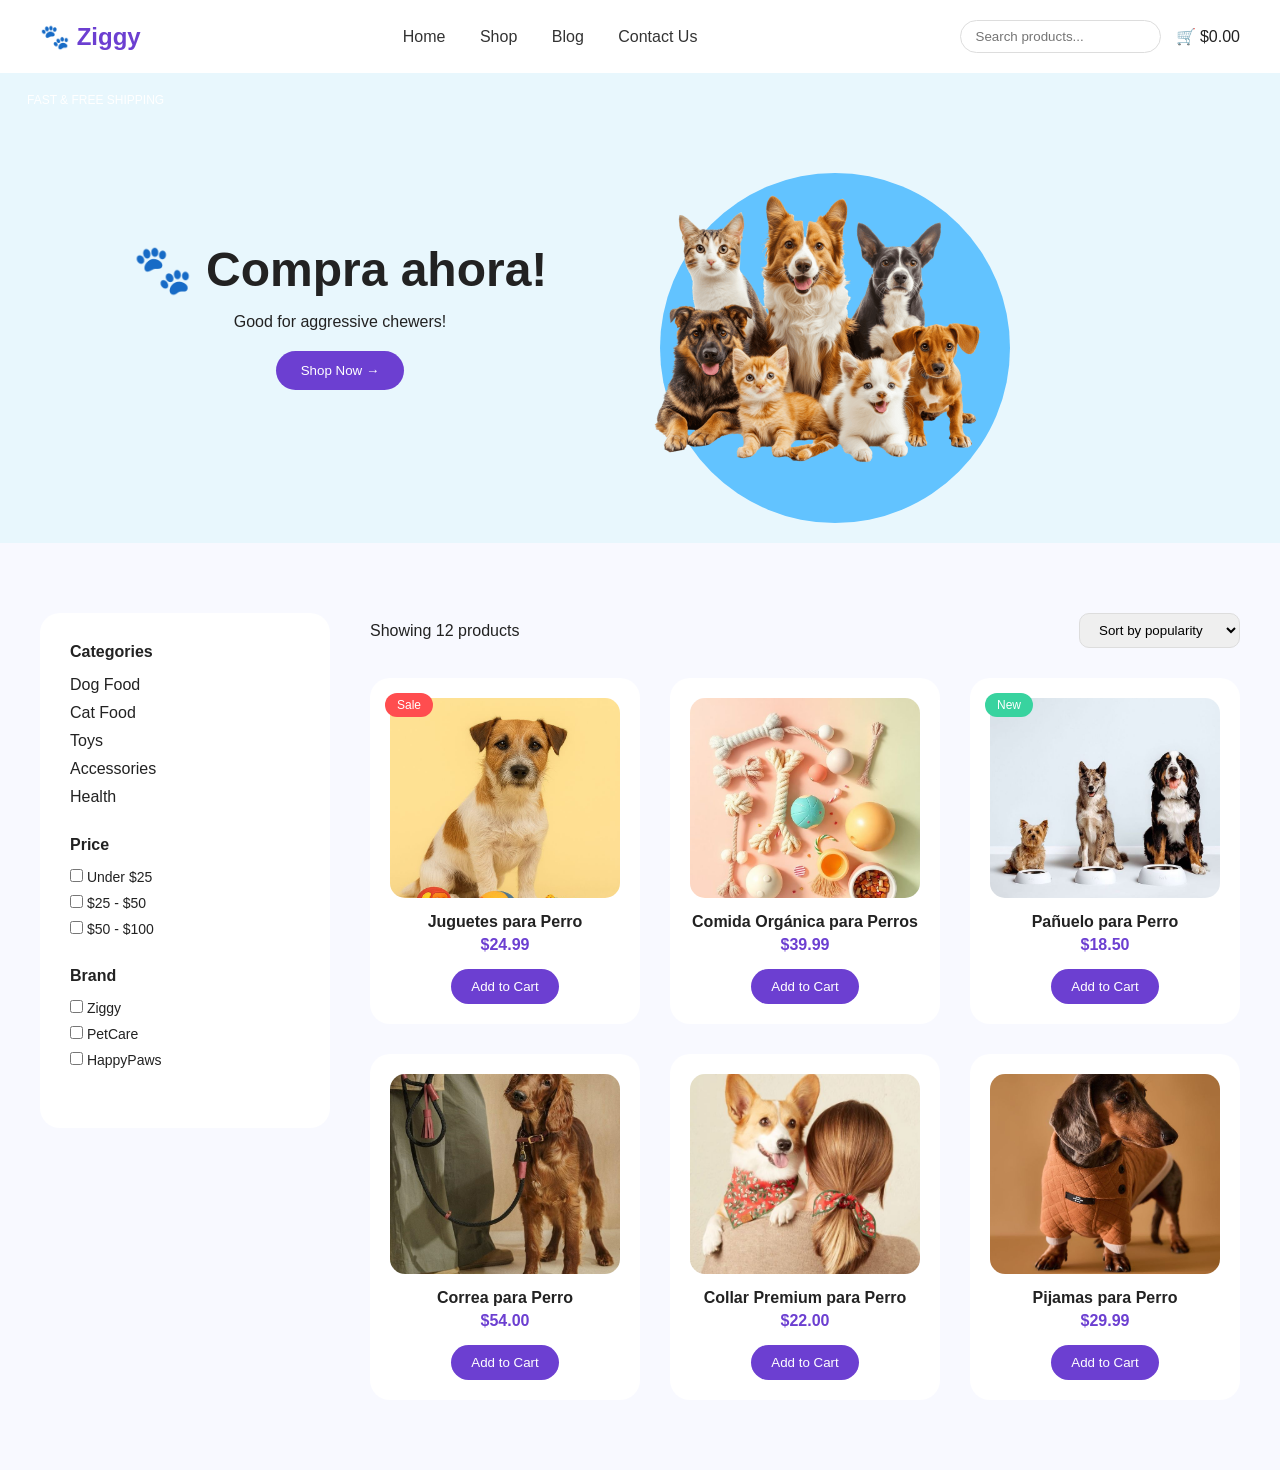
<file: public/shop.html>
<!DOCTYPE html>
<html lang="en">
<head>
  <meta charset="UTF-8">
  <meta name="viewport" content="width=device-width, initial-scale=1.0">
  <title>Shop | Ziggy</title>
  <link rel="stylesheet" href="styles.css">
</head>
<body>

<!-- SHOP HERO -->
<header class="navbar">
  <div class="logo">🐾 Ziggy</div>

  <nav>
    <a href="index.html">Home</a>
    <a href="shop.html">Shop</a>
    <a href="blog.html">Blog</a>
    <a href="#">Contact Us</a>
  </nav>

  <div class="actions">
    <input type="text" placeholder="Search products...">
    <span>🛒 $0.00</span>
  </div>
</header>

<!-- HERO -->
<section class="hero">
  <div class="hero-text">
    <span class="badge">FAST & FREE SHIPPING</span>
    <h1>🐾 Compra ahora!</h1>
    <p>Good for aggressive chewers!</p>
    <button>Shop Now →</button>
  </div>

  <div class="hero-img">
    <img src="images/cute-pets-together-in-a-joyful-gathering-at-home-png.png" alt="Dog">
    <div class="circle"></div>
  </div>
</section>


<!-- SHOP LAYOUT -->
<section class="shop-container">

  <!-- FILTERS -->
  <aside class="shop-filters">
    <div class="filter-box">
      <h4>Categories</h4>
      <ul>
        <li>Dog Food</li>
        <li>Cat Food</li>
        <li>Toys</li>
        <li>Accessories</li>
        <li>Health</li>
      </ul>
    </div>

    <div class="filter-box">
      <h4>Price</h4>
      <label><input type="checkbox"> Under $25</label>
      <label><input type="checkbox"> $25 - $50</label>
      <label><input type="checkbox"> $50 - $100</label>
    </div>

    <div class="filter-box">
      <h4>Brand</h4>
      <label><input type="checkbox"> Ziggy</label>
      <label><input type="checkbox"> PetCare</label>
      <label><input type="checkbox"> HappyPaws</label>
    </div>
  </aside>

  <!-- PRODUCTS -->
  <div class="shop-products">

    <div class="shop-toolbar">
      <span>Showing 12 products</span>
      <select>
        <option>Sort by popularity</option>
        <option>Price: Low to High</option>
        <option>Price: High to Low</option>
        <option>Newest</option>
      </select>
    </div>

    <div class="product-grid">

      <div class="shop-card">
        <span class="badge sale">Sale</span>
        <img src="images/descarga (9).jpg">
        <h4>Juguetes para Perro</h4>
        <p class="price">$24.99</p>
        <button>Add to Cart</button>
      </div>

      <div class="shop-card">
        <img src="images/Pastel Playtime Flat Lay_ Viral Pet Toy Aesthetic.jpg">
        <h4>Comida Orgánica para Perros</h4>
        <p class="price">$39.99</p>
        <button>Add to Cart</button>
      </div>

      <div class="shop-card">
        <span class="badge new">New</span>
        <img src="images/descarga (10).jpg">
        <h4>Pañuelo para Perro</h4>
        <p class="price">$18.50</p>
        <button>Add to Cart</button>
      </div>

      <div class="shop-card">
        <img src="images/Dog Leash Pony Makarony _ Pets Accessories Products.jpg">
        <h4>Correa para Perro</h4>
        <p class="price">$54.00</p>
        <button>Add to Cart</button>
      </div>

      <div class="shop-card">
        <img src="images/The Foggy Dog - Your Best Friend Deserves the Best.jpg">
        <h4>Collar Premium para Perro</h4>
        <p class="price">$22.00</p>
        <button>Add to Cart</button>
      </div>

      <div class="shop-card">
        <img src="images/NEW ARRIVALS.jpg">
        <h4>Pijamas para Perro</h4>
        <p class="price">$29.99</p>
        <button>Add to Cart</button>
      </div>

    </div>

  </div>

</section>

</body>
</html>
</file>
<file: public/styles.css>
* {
  margin: 0;
  padding: 0;
  box-sizing: border-box;
  font-family: 'Poppins', sans-serif;
}

body {
  background: #f8f9ff;
  color: #222;
}

/* TOP BAR */
.top-bar {
  background: #6c3fd1;
  color: white;
  padding: 8px 40px;
  display: flex;
  justify-content: space-between;
  font-size: 13px;
}

.top-bar .promo {
  background: #ffb703;
  color: #222;
  padding: 3px 10px;
  border-radius: 20px;
}

/* NAVBAR */
.navbar {
  background: white;
  padding: 20px 40px;
  display: flex;
  align-items: center;
  justify-content: space-between;
}

.logo {
  font-size: 24px;
  font-weight: 700;
  color: #6c3fd1;
}

.navbar nav a {
  margin: 0 15px;
  text-decoration: none;
  color: #333;
}

.actions {
  display: flex;
  align-items: center;
  gap: 15px;
}

.actions input {
  padding: 8px 15px;
  border-radius: 20px;
  border: 1px solid #ddd;
}

/* HERO */
.hero {
  display: flex;
  align-items: center;
  padding: 60px 40px;
  background: #e8f7fd;
  position: relative;
  overflow: hidden;
}

.hero-text {
  width: 50%;
  animation: fadeLeft 1s ease;
  display: flex;
  flex-direction: column;
  align-items: center;
  justify-content: center;
  text-align: center;
}

.badge {
  color: #ff6f00;
  font-size: 14px;
}

.hero h1 {
  font-size: 48px;
  margin: 15px 0;
}

.hero h1 span {
  color: #6c3fd1;
}

.hero button {
  background: #6c3fd1;
  color: white;
  border: none;
  padding: 12px 25px;
  border-radius: 30px;
  cursor: pointer;
  margin-top: 20px;
}

.hero-img {
  width: 50%;
  position: relative;
}

.hero-img img {
  width: 350px;
  position: relative;
  z-index: 2;
  animation: float 3s infinite;
}

.circle {
  width: 350px;
  height: 350px;
  background: #62c3ff;
  border-radius: 50%;
  position: absolute;
  bottom: -40px;
  left: 20px;
}

/* PRODUCTS */
.best-selling,
.collection {
  padding: 70px 40px;
}

.products {
  display: flex;
  gap: 30px;
  margin-top: 40px;
}

.product-card {
  background: white;
  padding: 20px;
  border-radius: 15px;
  width: 220px;
  transition: transform 0.3s, box-shadow 0.3s;
}

.product-card:hover {
  transform: translateY(-10px);
  box-shadow: 0 20px 40px rgba(0,0,0,0.1);
}

.product-card img {
  width: 100%;
  border-radius: 12px;
}

/* PROMO GRID */
.promo-grid {
  padding: 60px 40px;
  display: grid;
  grid-template-columns: repeat(3, 1fr);
  gap: 25px;
}

.promo-card {
  padding: 40px;
  border-radius: 20px;
  color: white;
  transition: transform 0.3s;
}

.promo-card:hover {
  transform: scale(1.05);
}

.blue { background: #56c1ff; }
.green { background: #38d39f; }
.yellow { background: #f5b82e; }
.orange { background: #ff7a18; }
.purple { background: #7b4eff; grid-column: span 2; }

/* ANIMATIONS */
@keyframes fadeLeft {
  from { opacity: 0; transform: translateX(-50px); }
  to { opacity: 1; transform: translateX(0); }
}

@keyframes float {
  0%, 100% { transform: translateY(0); }
  50% { transform: translateY(-15px); }
}

/* ================= BLOG ================= */

.blog-hero {
  background: linear-gradient(135deg, #6c3fd1, #8b5cf6);
  color: white;
  text-align: center;
  padding: 80px 20px;
}

.blog-hero h1 {
  font-size: 42px;
  margin-bottom: 10px;
}

.blog-container {
  display: grid;
  grid-template-columns: 3fr 1fr;
  gap: 40px;
  padding: 70px 40px;
}

/* BLOG CARDS */
.blog-posts {
  display: flex;
  flex-direction: column;
  gap: 30px;
}

.blog-card {
  background: white;
  border-radius: 20px;
  overflow: hidden;
  display: flex;
  transition: transform 0.3s, box-shadow 0.3s;
}

.blog-card:hover {
  transform: translateY(-6px);
  box-shadow: 0 20px 40px rgba(0,0,0,0.1);
}

.blog-card img {
  width: 260px;
  object-fit: cover;
}

.blog-content {
  padding: 25px;
}

.blog-tag {
  background: #e8f7fd;
  color: #6c3fd1;
  padding: 5px 12px;
  border-radius: 20px;
  font-size: 12px;
}

.blog-content h3 {
  margin: 15px 0;
  font-size: 22px;
}

.blog-content p {
  color: #555;
  margin-bottom: 15px;
}

.blog-content a {
  color: #6c3fd1;
  text-decoration: none;
  font-weight: 600;
}

/* SIDEBAR */
.blog-sidebar {
  display: flex;
  flex-direction: column;
  gap: 25px;
}

.sidebar-box {
  background: white;
  padding: 25px;
  border-radius: 20px;
}

.sidebar-box h4 {
  margin-bottom: 15px;
}

.sidebar-box input {
  width: 100%;
  padding: 10px;
  border-radius: 10px;
  border: 1px solid #ddd;
}

.sidebar-box ul {
  list-style: none;
}

.sidebar-box ul li {
  margin-bottom: 10px;
  cursor: pointer;
  transition: color 0.3s;
}

.sidebar-box ul li:hover {
  color: #6c3fd1;
}

/* RESPONSIVE */
@media (max-width: 900px) {
  .blog-container {
    grid-template-columns: 1fr;
  }

  .blog-card {
    flex-direction: column;
  }

  .blog-card img {
    width: 100%;
    height: 220px;
  }
}

/* ================= SHOP ================= */

.shop-hero {
  background: linear-gradient(135deg, #e8f7fd, #f8f9ff);
  text-align: center;
  padding: 80px 20px;
}

.shop-hero h1 {
  font-size: 42px;
  margin-bottom: 10px;
}

/* LAYOUT */
.shop-container {
  display: grid;
  grid-template-columns: 1fr 3fr;
  gap: 40px;
  padding: 70px 40px;
}

/* FILTERS */
.shop-filters {
  background: white;
  padding: 30px;
  border-radius: 20px;
  height: fit-content;
}

.filter-box {
  margin-bottom: 30px;
}

.filter-box h4 {
  margin-bottom: 15px;
}

.filter-box ul {
  list-style: none;
}

.filter-box ul li {
  margin-bottom: 10px;
  cursor: pointer;
  transition: color 0.3s;
}

.filter-box ul li:hover {
  color: #6c3fd1;
}

.filter-box label {
  display: block;
  margin-bottom: 10px;
  font-size: 14px;
}

/* PRODUCTS */
.shop-products {
  display: flex;
  flex-direction: column;
  gap: 30px;
}

.shop-toolbar {
  display: flex;
  justify-content: space-between;
  align-items: center;
}

.shop-toolbar select {
  padding: 8px 15px;
  border-radius: 10px;
  border: 1px solid #ddd;
}

/* GRID */
.product-grid {
  display: grid;
  grid-template-columns: repeat(3, 1fr);
  gap: 30px;
}

.shop-card {
  background: white;
  padding: 20px;
  border-radius: 20px;
  position: relative;
  text-align: center;
  transition: transform 0.3s, box-shadow 0.3s;
}

.shop-card:hover {
  transform: translateY(-8px);
  box-shadow: 0 20px 40px rgba(0,0,0,0.1);
}

.shop-card img {
  width: 100%;
  height: 200px;
  object-fit: cover;
  border-radius: 15px;
}

.shop-card h4 {
  margin: 15px 0 5px;
}

.price {
  font-weight: 700;
  color: #6c3fd1;
  margin-bottom: 15px;
}

.shop-card button {
  background: #6c3fd1;
  color: white;
  border: none;
  padding: 10px 20px;
  border-radius: 30px;
  cursor: pointer;
  transition: background 0.3s;
}

.shop-card button:hover {
  background: #5630b8;
}

/* BADGES */
.badge {
  position: absolute;
  top: 15px;
  left: 15px;
  padding: 5px 12px;
  border-radius: 20px;
  font-size: 12px;
  color: white;
}

.sale { background: #ff4d4f; }
.new { background: #38d39f; }

/* RESPONSIVE */
@media (max-width: 1100px) {
  .product-grid {
    grid-template-columns: repeat(2, 1fr);
  }
}

@media (max-width: 800px) {
  .shop-container {
    grid-template-columns: 1fr;
  }

  .product-grid {
    grid-template-columns: 1fr;
  }
}

/* ================= RESPONSIVE ADJUSTMENTS ================= */

/* Make images responsive by default */
img {
  max-width: 100%;
  height: auto;
  display: block;
}

/* Large tablets / small laptops */
@media (max-width: 1200px) {
  .product-grid {
    grid-template-columns: repeat(2, 1fr);
  }

  .promo-grid {
    grid-template-columns: repeat(2, 1fr);
  }

  .hero-img img {
    width: 300px;
  }

  .circle {
    width: 280px;
    height: 280px;
    left: 10px;
  }
}

/* Medium screens (tablets / small desktops) */
@media (max-width: 900px) {
  /* Navbar stacks */
  .navbar {
    padding: 15px 20px;
    flex-direction: column;
    align-items: flex-start;
    gap: 12px;
  }

  .navbar nav {
    order: 2;
    width: 100%;
    display: flex;
    flex-wrap: wrap;
    gap: 10px;
  }

  .navbar nav a {
    flex: 1 1 auto;
    text-align: left;
    padding: 6px 0;
  }

  .actions {
    order: 3;
    width: 100%;
    justify-content: space-between;
  }

  .actions input {
    width: 60%;
    min-width: 160px;
  }

  /* Hero stacks vertically */
  .hero {
    flex-direction: column;
    padding: 40px 20px;
    text-align: center;
  }

  .hero-text, .hero-img {
    width: 100%;
  }

  .hero-text {
    align-items: center;
    justify-content: center;
    padding: 0 10px;
  }

  .hero-img img {
    width: 240px;
    margin: 18px auto 0;
  }

  .circle {
    left: 50%;
    transform: translateX(-50%);
    bottom: -30px;
  }

  /* Shop layout collapses to single column */
  .shop-container {
    grid-template-columns: 1fr;
    padding: 40px 20px;
  }

  /* Product grids adjust */
  .product-grid {
    grid-template-columns: repeat(2, 1fr);
    gap: 20px;
  }

  .promo-grid {
    grid-template-columns: 1fr;
  }

  .shop-toolbar {
    flex-direction: column;
    align-items: flex-start;
    gap: 12px;
  }
}

/* Small screens (phones) */
@media (max-width: 600px) {
  .product-grid {
    grid-template-columns: 1fr;
  }

  .promo-grid {
    grid-template-columns: 1fr;
    gap: 18px;
  }

  .hero h1 {
    font-size: 32px;
  }

  .hero button {
    width: 100%;
    padding: 12px;
  }

  .hero-img img {
    width: 200px;
  }

  .circle {
    display: none;
  }

  .navbar nav a {
    width: 100%;
  }

  .actions input {
    width: 100%;
  }

  .shop-toolbar select {
    width: 100%;
  }
}

/* Utility: ensure cards and images don't overflow */
.product-card, .shop-card, .blog-card, .promo-card {
  width: 100%;
}

/* HAMBURGER NAV */
.nav-toggle {
  display: none;
  background: transparent;
  border: 0;
  cursor: pointer;
  padding: 6px;
}
.nav-toggle .bar {
  display: block;
  width: 22px;
  height: 2px;
  background: #333;
  margin: 4px 0;
  transition: transform 0.3s, opacity 0.3s;
}

@media (max-width: 900px) {
  .nav-toggle {
    display: block;
  }

  .navbar {
    position: relative;
  }

  .navbar nav {
    display: none;
    flex-direction: column;
    gap: 10px;
    background: white;
    width: 100%;
    padding: 12px 18px;
    border-radius: 12px;
    box-shadow: 0 12px 30px rgba(0,0,0,0.06);
  }

  .navbar.open nav {
    display: flex;
  }

  .navbar nav a {
    margin: 0;
    padding: 8px 0;
  }

  .nav-toggle.open .bar:nth-child(1) {
    transform: translateY(6px) rotate(45deg);
  }

  .nav-toggle.open .bar:nth-child(2) {
    opacity: 0;
  }

  .nav-toggle.open .bar:nth-child(3) {
    transform: translateY(-6px) rotate(-45deg);
  }
}
</file>
